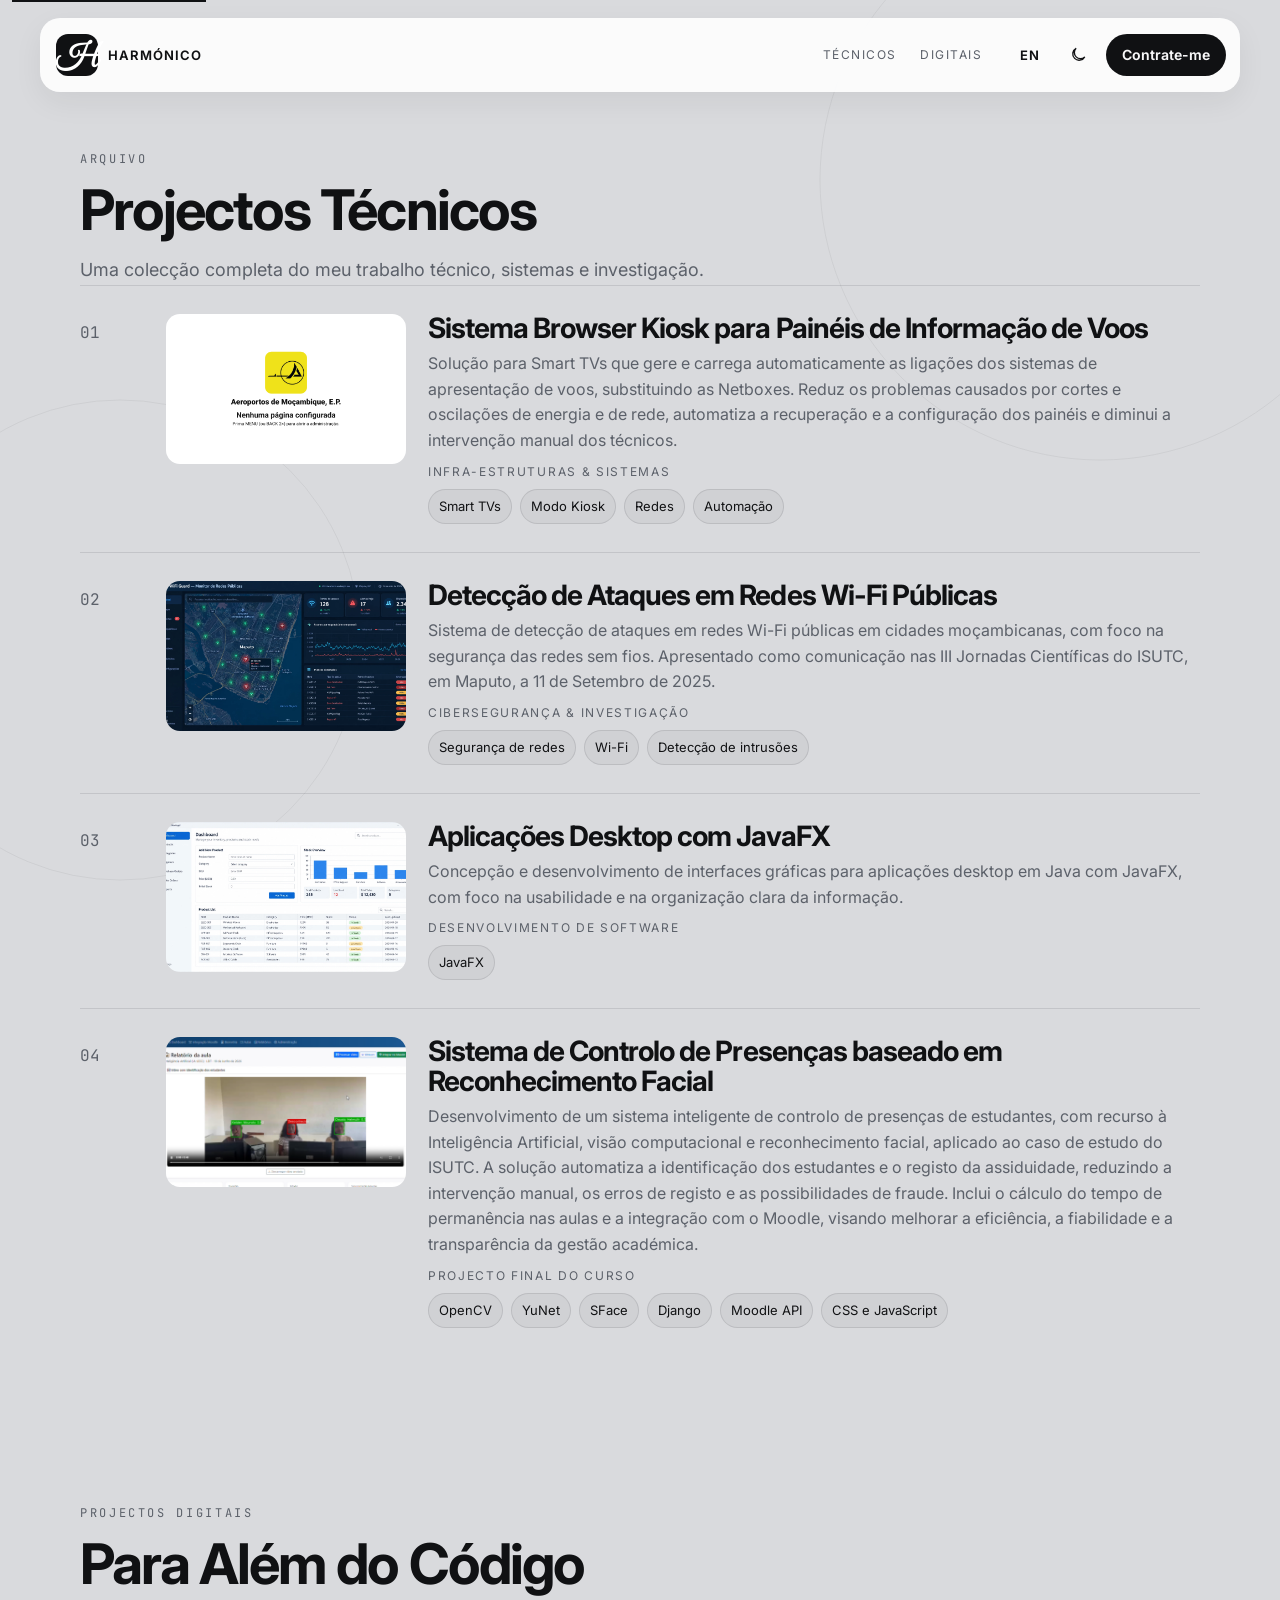
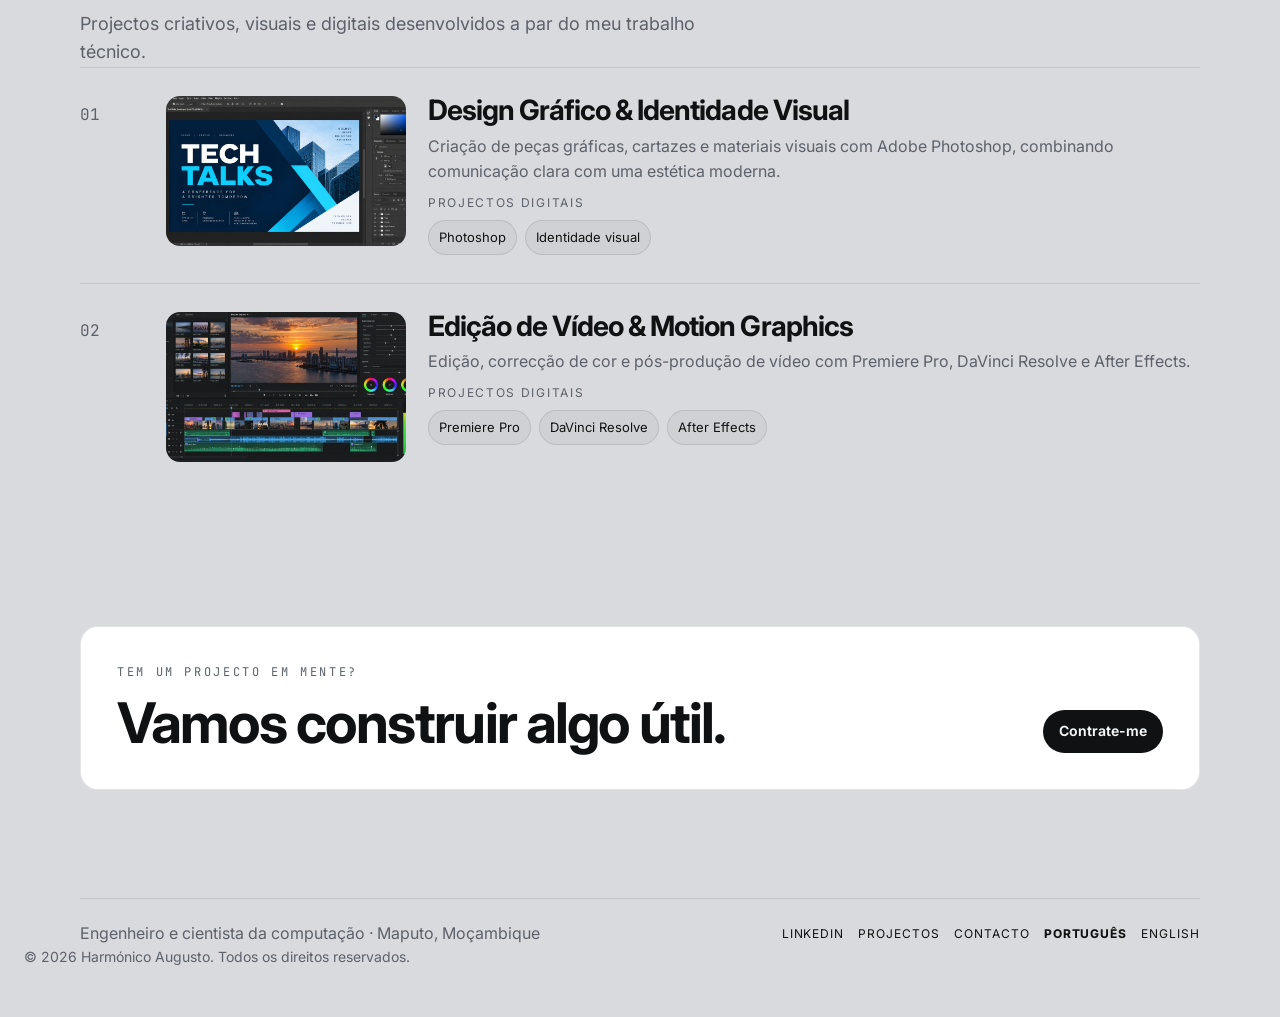
<file: projectos.html>
<!DOCTYPE html>
<html lang="pt">
<head>
  <meta charset="utf-8">
  <meta name="viewport" content="width=device-width, initial-scale=1">
  <title>Projectos Técnicos — Harmónico Augusto</title>
  <meta name="description" content="Colecção de projectos técnicos, sistemas e investigação de Harmónico Augusto.">
  <meta name="theme-color" content="#d9dadd">
  <link rel="icon" href="favicon.svg" type="image/svg+xml">
  <link rel="preconnect" href="https://fonts.googleapis.com">
  <link rel="preconnect" href="https://fonts.gstatic.com" crossorigin>
  <link href="https://fonts.googleapis.com/css2?family=Great+Vibes&family=Inter:wght@400;500;600;700;800&family=JetBrains+Mono:wght@400;500&display=swap" rel="stylesheet">
  <link rel="stylesheet" href="css/styles.css">
  <script>
    (function () {
      var theme = localStorage.getItem("theme");
      if (theme !== "light" && theme !== "dark") {
        theme = window.matchMedia("(prefers-color-scheme: dark)").matches ? "dark" : "light";
      }
      document.documentElement.dataset.theme = theme;
      var color = document.querySelector('meta[name="theme-color"]');
      if (color) color.setAttribute("content", theme === "dark" ? "#121316" : "#d9dadd");
    })();
  </script>
</head>
<body data-page="projects">
  <a class="skip" href="#tecnicos">Saltar para o conteúdo</a>
  <svg class="bg-lines" viewBox="0 0 1440 900" preserveAspectRatio="xMidYMid slice" aria-hidden="true">
    <circle cx="1180" cy="180" r="280"></circle>
    <circle cx="200" cy="640" r="240"></circle>
  </svg>

  <div class="nav-wrap">
    <nav class="nav-bar" aria-label="Principal">
      <a class="brand" href="index.html">
        <span class="brand-mark" aria-hidden="true">H</span>
        <span>HARMÓNICO</span>
      </a>
      <div class="nav-links" id="nav-links">
        <a href="#tecnicos" data-i18n="nav.technical">Técnicos</a>
        <a href="#digitais" data-i18n="nav.digital">Digitais</a>
      </div>
      <div class="nav-actions">
        <button class="icon-btn" id="lang-toggle" type="button">EN</button>
        <button class="icon-btn" id="theme-toggle" type="button" aria-label="Alternar tema">
          <svg class="theme-icon icon-moon" viewBox="0 0 24 24" fill="none" stroke="currentColor" stroke-width="1.8"><path d="M21 14.5A8.5 8.5 0 1 1 9.5 3 7 7 0 0 0 21 14.5z"></path></svg>
          <svg class="theme-icon icon-sun" viewBox="0 0 24 24" fill="none" stroke="currentColor" stroke-width="1.8"><circle cx="12" cy="12" r="4"></circle><path d="M12 2v2M12 20v2M4.9 4.9l1.4 1.4M17.7 17.7l1.4 1.4M2 12h2M20 12h2M4.9 19.1l1.4-1.4M17.7 6.3l1.4-1.4"></path></svg>
        </button>
        <button class="icon-btn menu-btn" id="menu-toggle" type="button" aria-label="Abrir menu" aria-expanded="false" aria-controls="nav-links">
          <svg width="20" height="20" viewBox="0 0 24 24" fill="none" stroke="currentColor" stroke-width="1.8"><path d="M4 7h16M4 12h16M4 17h16"></path></svg>
        </button>
        <a class="hire" href="index.html#contacto"><span data-i18n="nav.hire">Contrate-me</span></a>
      </div>
    </nav>
  </div>

  <main>
    <header class="page-hero" id="tecnicos">
      <p class="kicker" data-i18n="archive.kicker">Arquivo</p>
      <h1 data-i18n="archive.title">Projectos Técnicos</h1>
      <p class="lead" data-i18n="archive.lead">Uma colecção completa do meu trabalho técnico, sistemas e investigação.</p>
      <div class="project-list" id="tech-list"></div>
    </header>

    <section class="section" id="digitais">
      <p class="kicker" data-i18n="digital.kicker">Projectos digitais</p>
      <h2 data-i18n="digital.title">Para Além do Código</h2>
      <p class="lead" data-i18n="digital.lead">Projectos criativos, visuais e digitais desenvolvidos a par do meu trabalho técnico.</p>
      <div class="project-list" id="digital-list"></div>
    </section>

    <section class="cta-band">
      <div>
        <p class="kicker" data-i18n="cta.kicker">Tem um projecto em mente?</p>
        <h2 data-i18n="cta.title">Vamos construir algo útil.</h2>
      </div>
      <a class="hire" href="index.html#contacto" data-i18n="nav.hire">Contrate-me</a>
    </section>
  </main>

  <footer class="footer">
    <div class="footer-inner">
      <p data-i18n="footer.role">Engenheiro e cientista da computação · Maputo, Moçambique</p>
      <nav aria-label="Rodapé">
        <a href="https://www.linkedin.com/in/harmonicolucas/" target="_blank" rel="noopener noreferrer">LinkedIn</a>
        <a href="projectos.html" data-i18n="footer.projects">Projectos</a>
        <a href="index.html#contacto" data-i18n="footer.contact">Contacto</a>
        <button type="button" data-lang-set="pt" aria-pressed="true">Português</button>
        <button type="button" data-lang-set="en" aria-pressed="false">English</button>
      </nav>
    </div>
    <p class="rights" data-i18n="footer.rights">© 2026 Harmónico Augusto. Todos os direitos reservados.</p>
  </footer>

  <script src="js/content.js"></script>
  <script src="js/main.js"></script>
</body>
</html>
</file>
<file: css/styles.css>
:root {
  --bg: #d9dadd;
  --ink: #101113;
  --muted: #5c616a;
  --card: #ffffff;
  --line: rgba(16, 17, 19, 0.1);
  --nav: rgba(255, 255, 255, 0.88);
  --stroke: rgba(16, 17, 19, 0.42);
  --shadow: 0 10px 30px rgba(16, 17, 19, 0.06);
  --hire-bg: #101113;
  --hire-ink: #f7f7f8;
  --soft: rgba(16, 17, 19, 0.04);
  --radius: 18px;
  --max: 1120px;
  --font: "Inter", "Segoe UI", sans-serif;
  --mono: "JetBrains Mono", ui-monospace, monospace;
  --script: "Great Vibes", "Segoe Script", cursive;
  color-scheme: light;
}

[data-theme="dark"] {
  --bg: #121316;
  --ink: #f4f4f5;
  --muted: #a1a1aa;
  --card: #1c1d22;
  --line: rgba(255, 255, 255, 0.1);
  --nav: rgba(22, 23, 27, 0.9);
  --stroke: rgba(244, 244, 245, 0.34);
  --shadow: 0 12px 36px rgba(0, 0, 0, 0.35);
  --hire-bg: #f4f4f5;
  --hire-ink: #101113;
  --soft: rgba(255, 255, 255, 0.04);
  color-scheme: dark;
}

* { box-sizing: border-box; }
html { scroll-behavior: smooth; scroll-padding-top: 120px; }
body {
  margin: 0;
  background: var(--bg);
  color: var(--ink);
  font-family: var(--font);
  font-size: 16px;
  line-height: 1.6;
}
img { max-width: 100%; display: block; }
button, input, textarea { font: inherit; color: inherit; }
a { color: inherit; }
.skip {
  position: absolute;
  left: 12px;
  top: -40px;
  background: var(--ink);
  color: var(--bg);
  padding: 8px 12px;
  z-index: 80;
}
.skip:focus { top: 12px; }

.bg-lines {
  position: fixed;
  inset: 0;
  width: 100%;
  height: 100%;
  pointer-events: none;
  z-index: 0;
}
.bg-lines circle { fill: none; stroke: var(--ink); stroke-opacity: 0.05; }

.nav-wrap {
  position: fixed;
  z-index: 40;
  top: 18px;
  left: 0;
  right: 0;
  display: flex;
  justify-content: center;
  padding: 0 16px;
  pointer-events: none;
}
.nav-bar {
  pointer-events: auto;
  width: min(1200px, 100%);
  min-height: 74px;
  display: flex;
  align-items: center;
  gap: 18px;
  padding: 12px 14px 12px 16px;
  background: var(--nav);
  border-radius: 20px;
  box-shadow: var(--shadow);
  backdrop-filter: blur(16px);
  position: relative;
}
.brand {
  display: flex;
  align-items: center;
  gap: 10px;
  text-decoration: none;
  font-weight: 650;
  letter-spacing: 0.08em;
  font-size: 13px;
}
.brand-mark {
  width: 42px;
  height: 42px;
  border-radius: 12px;
  background: #101113;
  color: #fff;
  display: grid;
  place-items: center;
  font-family: var(--script);
  font-size: 30px;
  line-height: 1;
  padding-top: 8px;
}
[data-theme="dark"] .brand-mark { background: #f4f4f5; color: #101113; }
.nav-links {
  display: flex;
  align-items: center;
  gap: 4px;
  margin-left: auto;
}
.nav-links a {
  text-decoration: none;
  font-size: 12px;
  letter-spacing: 0.12em;
  text-transform: uppercase;
  padding: 8px 10px;
  border-radius: 999px;
  color: var(--muted);
}
.nav-links a:hover { color: var(--ink); background: var(--soft); }
.nav-actions { display: flex; align-items: center; gap: 8px; }
.icon-btn, .hire, .ghost-btn, .text-link, .album-nav {
  border: 0;
  background: transparent;
  cursor: pointer;
}
.icon-btn {
  width: 40px;
  height: 40px;
  border-radius: 999px;
  display: grid;
  place-items: center;
  font-size: 13px;
  font-weight: 650;
  letter-spacing: 0.04em;
}
.icon-btn:hover, .album-nav:hover { background: var(--soft); }
.menu-btn { display: none; }
.hire {
  text-decoration: none;
  background: var(--hire-bg);
  color: var(--hire-ink);
  border-radius: 999px;
  padding: 10px 16px;
  font-size: 14px;
  font-weight: 650;
  white-space: nowrap;
}
.theme-icon { width: 18px; height: 18px; }
.icon-sun { display: none; }
[data-theme="dark"] .icon-moon { display: none; }
[data-theme="dark"] .icon-sun { display: block; }

.hero, .page-hero, .section, .footer { position: relative; z-index: 1; }
.hero {
  min-height: 100svh;
  display: grid;
  place-items: center;
  overflow: hidden;
}
.hero-type {
  position: absolute;
  inset: 0;
  display: flex;
  flex-direction: column;
  justify-content: center;
  gap: 0;
  pointer-events: none;
  user-select: none;
}
.hero-type span {
  display: block;
  font-size: clamp(92px, 16vw, 230px);
  font-weight: 520;
  line-height: 0.78;
  letter-spacing: -0.055em;
  color: transparent;
  -webkit-text-stroke: 1.4px var(--stroke);
  white-space: nowrap;
  padding-left: 4vw;
}
.hero-type span:nth-child(even) { margin-left: -8vw; }
.sr-only {
  position: absolute;
  width: 1px;
  height: 1px;
  padding: 0;
  margin: -1px;
  overflow: hidden;
  clip: rect(0, 0, 0, 0);
  border: 0;
}
.scroll-hint {
  position: absolute;
  right: 28px;
  top: 50%;
  transform: translateY(-50%);
  writing-mode: vertical-rl;
  letter-spacing: 0.28em;
  text-transform: uppercase;
  font-family: var(--mono);
  font-size: 11px;
  color: var(--muted);
  margin: 0;
}
.scroll-hint::before {
  content: "";
  display: inline-block;
  width: 1px;
  height: 42px;
  background: var(--muted);
  margin-bottom: 12px;
  vertical-align: middle;
}

.section, .page-hero { width: min(var(--max), calc(100% - 48px)); margin: 0 auto; }
.section { padding: 108px 0; }
.page-hero { padding: 150px 0 40px; }
.section-head {
  display: flex;
  justify-content: space-between;
  align-items: flex-end;
  gap: 24px;
  margin-bottom: 28px;
}
.kicker {
  margin: 0 0 12px;
  font-family: var(--mono);
  font-size: 12px;
  letter-spacing: 0.22em;
  text-transform: uppercase;
  color: var(--muted);
}
h1, h2, h3 { letter-spacing: -0.035em; line-height: 1.05; font-weight: 700; }
h1, h2 { font-size: clamp(40px, 5vw, 56px); margin: 0; }
h3 { margin: 0 0 8px; font-size: 28px; }
.lead { max-width: 680px; color: var(--muted); font-size: 18px; margin: 16px 0 0; }
.ghost-btn, .text-link {
  text-decoration: none;
  color: var(--ink);
  font-weight: 600;
}
.ghost-btn {
  border: 1px solid var(--line);
  background: var(--card);
  border-radius: 999px;
  padding: 12px 16px;
  white-space: nowrap;
}

.album-wrap { position: relative; margin: 28px 0 8px; }
.album {
  position: relative;
  height: 360px;
  overflow: hidden;
}
.album-card {
  position: absolute;
  left: 50%;
  top: 24px;
  width: min(560px, 72%);
  padding: 0;
  border: 0;
  background: transparent;
  border-radius: 18px;
  overflow: hidden;
  cursor: pointer;
  transform: translateX(calc(-50% + var(--offset) * 150px)) scale(calc(1 - var(--abs) * 0.08));
  opacity: calc(1 - var(--abs) * 0.22);
  z-index: calc(8 - var(--abs));
  box-shadow: 0 18px 50px rgba(16, 17, 19, 0.14);
}
.album-card img { width: 100%; height: 300px; object-fit: cover; background: #ececee; }
.album-nav {
  position: absolute;
  top: 150px;
  width: 42px;
  height: 42px;
  border-radius: 999px;
  background: var(--card);
  border: 1px solid var(--line);
  z-index: 9;
}
.album-nav.prev { left: 0; }
.album-nav.next { right: 0; }
.work-info { max-width: 760px; }
.work-info h3 { font-size: clamp(28px, 4vw, 40px); }
.work-info p { color: var(--muted); margin: 0 0 14px; }
.work-link { font-weight: 650; text-decoration: none; }

.skills-layout {
  display: grid;
  grid-template-columns: 1.2fr 0.9fr 0.9fr;
  gap: 16px;
  margin-top: 36px;
  align-items: stretch;
}
.logo-grid {
  display: grid;
  grid-template-columns: repeat(4, 1fr);
  gap: 12px;
  align-content: start;
}
.logo-tile {
  margin: 0;
  background: var(--card);
  border: 1px solid var(--line);
  border-radius: 16px;
  aspect-ratio: 1;
  display: grid;
  place-items: center;
  padding: 18%;
}
.logo-tile img { width: 70%; height: 70%; object-fit: contain; }
.bento {
  background: var(--card);
  border: 1px solid var(--line);
  border-radius: 16px;
  padding: 22px;
  display: flex;
  flex-direction: column;
  gap: 12px;
}
.bento img { width: 100%; height: 180px; object-fit: cover; border-radius: 12px; background: var(--soft); }
.bento-num { font-family: var(--mono); font-size: 12px; letter-spacing: 0.16em; color: var(--muted); }
.bento h3 { font-size: 22px; text-transform: uppercase; }
.bento p { margin: 0; color: var(--muted); }
.chips { display: flex; flex-wrap: wrap; gap: 8px; list-style: none; padding: 0; margin: 8px 0 0; }
.chips li, .trait {
  border: 1px solid var(--line);
  border-radius: 999px;
  padding: 6px 10px;
  font-size: 13px;
  background: var(--soft);
}

.about-grid {
  display: grid;
  grid-template-columns: 340px 1fr;
  gap: 36px;
  margin-top: 28px;
}
.profile-card, .timeline-card, .achieve, .contact-list a, .cta-band {
  background: var(--card);
  border: 1px solid var(--line);
  border-radius: 18px;
}
.profile-card { padding: 22px; }
.profile-top { display: flex; gap: 16px; align-items: center; }
.portrait-wrap { position: relative; width: 112px; height: 112px; flex: none; }
.portrait-wrap img.portrait {
  width: 112px;
  height: 112px;
  object-fit: cover;
  border-radius: 50%;
  border: 1px solid var(--line);
}
.badge {
  position: absolute;
  right: -2px;
  bottom: -2px;
  width: 34px;
  height: 34px;
}
.profile-card h3 { font-size: 16px; letter-spacing: 0.08em; text-transform: uppercase; }
.stats { display: grid; grid-template-columns: repeat(3, 1fr); gap: 8px; margin-top: 18px; }
.stat-label { display: block; font-size: 11px; letter-spacing: 0.08em; text-transform: uppercase; color: var(--muted); }
.stat-value { font-size: 26px; font-weight: 720; letter-spacing: -0.04em; }
.about-copy p { margin-top: 0; }
.now-strip, .traits { display: flex; flex-wrap: wrap; gap: 10px; margin-top: 22px; }
.now-label {
  align-self: center;
  font-family: var(--mono);
  font-size: 12px;
  letter-spacing: 0.16em;
  text-transform: uppercase;
  color: var(--muted);
}
.now-item, .trait {
  background: var(--card);
  border-radius: 14px;
  padding: 12px 14px;
}
.now-item { border: 1px solid var(--line); }
.now-item small { display: block; color: var(--muted); font-size: 12px; }
.now-item strong { font-size: 15px; }

.cred-list { margin-top: 12px; }
.cred {
  display: grid;
  grid-template-columns: 18px 1fr auto;
  gap: 16px;
  align-items: center;
  padding: 22px 4px;
  border-top: 1px solid var(--line);
  text-decoration: none;
}
.cred:last-child { border-bottom: 1px solid var(--line); }
.cred strong { display: block; font-size: 18px; }
.cred small { color: var(--muted); }
.cred-mark {
  width: 10px;
  height: 10px;
  border-radius: 50%;
  border: 1.5px solid var(--ink);
}
.cred-arrow { color: var(--muted); }
.cred:hover strong { text-decoration: underline; }

.timeline { display: grid; gap: 16px; margin-top: 28px; }
.timeline-card { padding: 28px; }
.timeline-top { display: flex; justify-content: space-between; gap: 16px; align-items: flex-start; }
.pill {
  border-radius: 999px;
  background: var(--ink);
  color: var(--bg);
  padding: 6px 10px;
  font-size: 12px;
  letter-spacing: 0.08em;
  text-transform: uppercase;
}
.where { color: var(--muted); margin: 6px 0 0; }
.timeline-card p:last-child { margin-bottom: 0; }

.achieve-list { display: grid; gap: 16px; margin-top: 28px; }
.achieve { padding: 28px; }
.achieve header p { margin: 8px 0 0; color: var(--muted); }
.achieve-meta { display: flex; gap: 16px; color: var(--muted); font-size: 14px; }
.text-link { display: inline-flex; margin-top: 8px; font-weight: 650; }

.contact-title {
  font-size: clamp(64px, 11vw, 128px);
  line-height: 0.84;
  letter-spacing: -0.055em;
  margin: 8px 0 18px;
  text-transform: uppercase;
}
.contact-list { display: grid; grid-template-columns: 1fr 1fr; gap: 12px; margin-top: 28px; }
.contact-list a, .contact-list div {
  display: block;
  text-decoration: none;
  background: var(--card);
  border: 1px solid var(--line);
  border-radius: 16px;
  padding: 18px 18px 16px;
}
.contact-list span { display: block; font-family: var(--mono); font-size: 12px; letter-spacing: 0.14em; text-transform: uppercase; color: var(--muted); }
.contact-list strong { font-size: 18px; font-weight: 620; }
.contact-cta { margin-top: 22px; }

.footer { padding: 28px 24px 48px; }
.footer-inner {
  width: min(var(--max), 100%);
  margin: 0 auto;
  padding-top: 22px;
  border-top: 1px solid var(--line);
  display: flex;
  justify-content: space-between;
  gap: 18px;
  align-items: center;
}
.footer p { margin: 0; color: var(--muted); }
.footer nav { display: flex; gap: 14px; align-items: center; flex-wrap: wrap; }
.footer a, .footer button { background: none; border: 0; color: var(--ink); text-decoration: none; cursor: pointer; letter-spacing: 0.08em; font-size: 12px; text-transform: uppercase; padding: 0; }
.footer button[aria-pressed="true"] { font-weight: 750; }
.rights { width: min(var(--max), calc(100% - 48px)); margin: 14px auto 0; color: var(--muted); font-size: 14px; }

.coffee {
  position: fixed;
  z-index: 30;
  left: 18px;
  bottom: 18px;
  display: flex;
  align-items: center;
  gap: 8px;
  padding: 6px 14px 6px 6px;
  background: var(--card);
  color: var(--ink);
  text-decoration: none;
  border-radius: 999px;
  box-shadow: var(--shadow);
  font-weight: 680;
}
.coffee img { width: 36px; height: 36px; object-fit: cover; border-radius: 50%; }

.project-list { display: grid; }
.project-row {
  display: grid;
  grid-template-columns: 64px 240px 1fr;
  gap: 22px;
  padding: 28px 0;
  border-top: 1px solid var(--line);
  scroll-margin-top: 120px;
}
.project-row img { width: 100%; height: 150px; object-fit: cover; border-radius: 14px; background: var(--card); }
.project-index { font-family: var(--mono); color: var(--muted); padding-top: 6px; }
.project-group { margin: 10px 0 0; font-size: 12px; letter-spacing: 0.14em; text-transform: uppercase; color: var(--muted); }
.project-row p { margin: 8px 0 0; color: var(--muted); }
.cta-band { margin: 28px auto 80px; width: min(var(--max), calc(100% - 48px)); padding: 36px; display: flex; justify-content: space-between; gap: 20px; align-items: flex-end; }
.cta-band h2 { margin-top: 8px; }

dialog {
  width: min(520px, calc(100% - 28px));
  border: 1px solid var(--line);
  border-radius: 20px;
  background: var(--card);
  color: var(--ink);
  padding: 24px;
  box-shadow: var(--shadow);
}
dialog::backdrop { background: rgba(16, 17, 19, 0.45); }
dialog form { display: grid; gap: 12px; }
label { display: grid; gap: 6px; font-size: 14px; }
input, textarea {
  width: 100%;
  border: 1px solid var(--line);
  background: var(--bg);
  border-radius: 12px;
  padding: 12px;
}
.dialog-actions { display: flex; justify-content: flex-end; gap: 10px; }
.note { color: var(--muted); font-size: 13px; margin: 0; }

@media (max-width: 1080px) {
  .menu-btn { display: grid; }
  .nav-links {
    display: none;
    position: absolute;
    top: calc(100% + 10px);
    left: 0;
    right: 0;
    flex-direction: column;
    align-items: stretch;
    background: var(--nav);
    border-radius: 18px;
    padding: 10px;
    box-shadow: var(--shadow);
    backdrop-filter: blur(16px);
  }
  .nav-links.open { display: flex; }
  .skills-layout, .about-grid, .contact-list, .project-row, .cta-band, .footer-inner {
    grid-template-columns: 1fr;
    display: grid;
  }
  .skills-layout { grid-template-columns: 1fr; }
  .logo-grid { grid-template-columns: repeat(4, 1fr); }
  .project-row { grid-template-columns: 48px 1fr; }
  .project-row img { grid-column: 1 / -1; height: 200px; }
  .cta-band, .footer-inner { display: flex; flex-direction: column; align-items: flex-start; }
}

@media (max-width: 720px) {
  .section, .page-hero { width: min(var(--max), calc(100% - 32px)); }
  .section { padding: 80px 0; }
  .hero-type span { font-size: 28vw; }
  .scroll-hint { display: none; }
  .album { height: 250px; }
  .album-card { width: 86%; }
  .album-card img { height: 190px; }
  .logo-grid { grid-template-columns: repeat(3, 1fr); }
  .stats { grid-template-columns: 1fr; }
  .coffee strong { display: none; }
  .contact-title { font-size: 64px; }
}

@media (prefers-reduced-motion: reduce) {
  html { scroll-behavior: auto; }
  .album-card { transition: none; }
}
</file>
